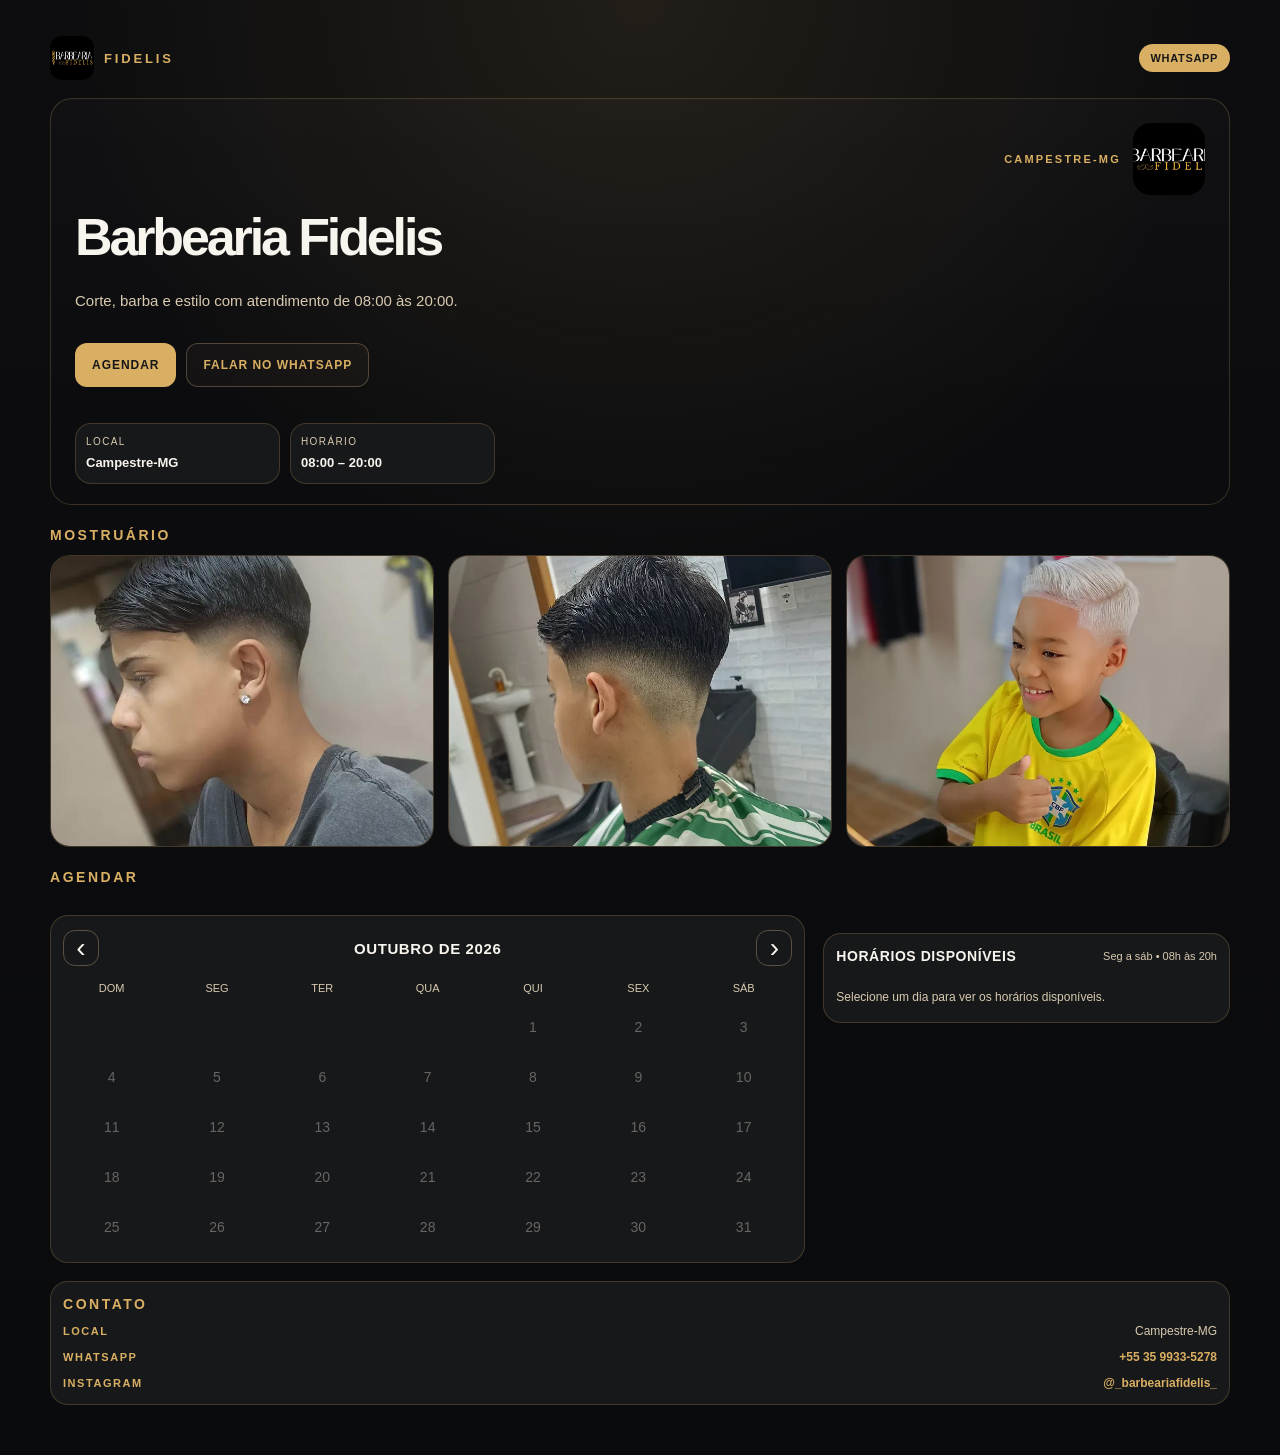
<file: index.html>
<!DOCTYPE html>
<html lang="pt-BR">
  <head>
    <meta charset="UTF-8" />
    <meta name="viewport" content="width=device-width, initial-scale=1.0" />
    <meta name="description" content="Barbearia Fidelis em Campestre-MG. Corte, barba e agendamento rápido." />
    <title>Barbearia Fidelis | Campestre-MG</title>
    <style>
      :root {
        --bg: #0d0d0f;
        --bg-soft: #151517;
        --panel: #17181a;
        --panel-strong: #1f2023;
        --line: rgba(217, 175, 99, 0.22);
        --gold: #d9af63;
        --gold-strong: #c7923a;
        --gold-soft: #f1d7a0;
        --text: #f8f4ee;
        --muted: #d8cab0;
        --invalid: #f0b6b6;
        --success: #bfe7bd;
      }

      * { box-sizing: border-box; }

      html, body {
        margin: 0;
        min-height: 100%;
        background:
          radial-gradient(circle at top, rgba(217, 175, 99, 0.10), transparent 36%),
          linear-gradient(180deg, var(--bg) 0%, #0a0b0d 100%);
        color: var(--text);
        font-family: Arial, Helvetica, sans-serif;
      }

      body {
        padding: 18px 12px 40px;
      }

      a {
        color: inherit;
        text-decoration: none;
      }

      img {
        display: block;
        max-width: 100%;
      }

      .page {
        width: min(100%, 1180px);
        margin: 0 auto;
      }

      .topbar {
        display: flex;
        align-items: center;
        justify-content: space-between;
        gap: 10px;
        padding: 8px 0 18px;
      }

      .brand {
        display: flex;
        align-items: center;
        gap: 10px;
      }

      .brand img {
        width: 44px;
        height: 44px;
        border-radius: 12px;
      }

      .brand-name {
        font-size: 13px;
        letter-spacing: 0.22em;
        font-weight: 800;
        color: var(--gold);
        text-transform: uppercase;
      }

      .wa-badge {
        display: inline-flex;
        align-items: center;
        justify-content: center;
        padding: 8px 12px;
        border-radius: 999px;
        background: var(--gold);
        color: #171717;
        font-size: 11px;
        font-weight: 800;
        letter-spacing: 0.06em;
        text-transform: uppercase;
      }

      .hero {
        background: linear-gradient(180deg, rgba(255,255,255,0.02), rgba(255,255,255,0));
        border: 1px solid var(--line);
        border-radius: 22px;
        padding: 18px 16px 14px;
        box-shadow: inset 0 1px 0 rgba(255,255,255,0.02);
      }

      .hero-top {
        display: flex;
        align-items: center;
        justify-content: space-between;
        gap: 12px;
        margin-bottom: 14px;
      }

      .hero-mark {
        font-size: 11px;
        letter-spacing: 0.2em;
        text-transform: uppercase;
        color: var(--gold);
        font-weight: 700;
      }

      .hero-logo {
        width: 72px;
        height: 72px;
        border-radius: 18px;
        object-fit: cover;
      }

      h1 {
        margin: 0;
        font-size: clamp(32px, 7vw, 52px);
        line-height: 0.95;
        letter-spacing: -0.06em;
      }

      .hero-sub {
        color: var(--muted);
        margin: 12px 0 16px;
        font-size: 15px;
      }

      .hero-actions {
        display: flex;
        flex-wrap: wrap;
        gap: 10px;
      }

      .btn {
        display: inline-flex;
        align-items: center;
        justify-content: center;
        min-height: 44px;
        padding: 0 16px;
        border-radius: 12px;
        border: 1px solid var(--line);
        font-size: 12px;
        font-weight: 800;
        letter-spacing: 0.08em;
        text-transform: uppercase;
      }

      .btn-primary {
        background: var(--gold);
        color: #171717;
      }

      .btn-secondary {
        border-color: rgba(217,184,138,0.3);
        color: var(--gold);
        background: rgba(217,184,138,0.04);
      }

      .info-strip {
        display: grid;
        grid-template-columns: 1fr 1fr;
        gap: 10px;
        margin-top: 18px;
      }

      .mini-box {
        background: var(--panel);
        border: 1px solid var(--line);
        border-radius: 16px;
        padding: 12px 10px;
      }

      .mini-label {
        display: block;
        color: var(--muted);
        font-size: 10px;
        letter-spacing: 0.14em;
        text-transform: uppercase;
        margin-bottom: 6px;
      }

      .mini-value {
        color: var(--text);
        font-size: 13px;
        font-weight: 700;
      }

      .section {
        margin-top: 22px;
      }

      .section-head {
        display: flex;
        align-items: center;
        justify-content: space-between;
        gap: 12px;
        margin-bottom: 12px;
      }

      .section-title {
        margin: 0;
        font-size: 14px;
        letter-spacing: 0.18em;
        text-transform: uppercase;
        color: var(--gold);
        font-weight: 800;
      }

      .gallery-grid {
        display: grid;
        grid-template-columns: 1fr;
        gap: 14px;
      }

      #agendar {
        display: grid;
        gap: 18px;
      }

      .gallery-card {
        display: block;
        overflow: hidden;
        background: var(--panel);
        border: 1px solid var(--line);
        border-radius: 20px;
      }

      .gallery-card img {
        width: 100%;
        height: 240px;
        object-fit: cover;
      }

      .gallery-caption {
        display: flex;
        align-items: center;
        justify-content: space-between;
        gap: 12px;
        padding: 12px 14px;
        color: var(--muted);
        font-size: 12px;
        text-transform: uppercase;
        letter-spacing: 0.12em;
      }

      .calendar-card,
      .time-card,
      .contact-box {
        background: var(--panel);
        border: 1px solid var(--line);
        border-radius: 18px;
        padding: 14px 12px;
      }

      .calendar-header {
        display: grid;
        grid-template-columns: 36px 1fr 36px;
        align-items: center;
        margin-bottom: 12px;
        gap: 8px;
      }

      .calendar-nav {
        width: 36px;
        height: 36px;
        border: 1px solid rgba(217,184,138,0.35);
        background: transparent;
        border-radius: 12px;
        color: var(--text);
        font-size: 28px;
        line-height: 1;
        cursor: pointer;
      }

      .calendar-title {
        text-align: center;
        font-weight: 700;
        font-size: 15px;
        letter-spacing: 0.04em;
        text-transform: uppercase;
      }

      .weekdays,
      .calendar-grid {
        display: grid;
        grid-template-columns: repeat(7, minmax(0, 1fr));
        gap: 8px;
      }

      .weekdays {
        margin-bottom: 8px;
      }

      .weekday {
        text-align: center;
        color: var(--muted);
        font-size: 11px;
        text-transform: uppercase;
        padding: 4px 0;
      }

      .day {
        width: 100%;
        min-height: 42px;
        border: 1px solid transparent;
        border-radius: 12px;
        background: rgba(255,255,255,0.02);
        color: var(--text);
        font-size: 14px;
        cursor: pointer;
        transition: 0.2s ease;
      }

      .day.is-muted {
        opacity: 0.35;
        cursor: not-allowed;
        background: transparent;
      }

      .day.is-selected {
        background: var(--gold);
        color: #171717;
        font-weight: 700;
        border-color: var(--gold);
      }

      .day:not(.is-muted):hover {
        border-color: rgba(217,184,138,0.45);
      }

      .time-header {
        display: flex;
        align-items: center;
        justify-content: space-between;
        gap: 8px;
        margin-bottom: 12px;
      }

      .time-header strong {
        font-size: 14px;
        letter-spacing: 0.04em;
        text-transform: uppercase;
      }

      .time-header span {
        color: var(--muted);
        font-size: 11px;
      }

      .time-grid {
        display: grid;
        grid-template-columns: repeat(2, minmax(0, 1fr));
        gap: 10px;
      }

      .slot {
        border: 1px solid rgba(217,184,138,0.35);
        background: rgba(255,255,255,0.02);
        border-radius: 12px;
        min-height: 56px;
        padding: 8px 10px;
        text-align: center;
        display: flex;
        flex-direction: column;
        align-items: center;
        justify-content: center;
        gap: 5px;
        color: var(--text);
        cursor: pointer;
      }

      .slot strong {
        font-size: 15px;
      }

      .slot small {
        font-size: 10px;
        letter-spacing: 0.08em;
        text-transform: uppercase;
        color: var(--gold);
      }

      .slot.is-occupied {
        background: rgba(255,255,255,0.02);
        border-color: rgba(255,255,255,0.06);
        color: rgba(255,255,255,0.38);
        cursor: not-allowed;
      }

      .slot.is-occupied small {
        color: var(--invalid);
      }

      .slot.is-selected {
        background: var(--gold);
        border-color: var(--gold);
        color: #171717;
      }

      .slot.is-selected small {
        color: #171717;
      }

      .slot.is-lunch {
        grid-column: 1 / -1;
        border-style: dashed;
        background: rgba(255,255,255,0.01);
        cursor: default;
      }

      .slot.is-lunch strong {
        color: var(--muted);
      }

      .slot.is-lunch small {
        color: var(--muted);
      }

      .helper {
        min-height: 18px;
        margin-top: 14px;
        font-size: 12px;
        color: var(--muted);
      }

      .helper.error {
        color: var(--invalid);
      }

      .contact-box {
        margin-top: 18px;
      }

      .contact-list {
        display: grid;
        gap: 12px;
        margin-top: 12px;
      }

      .contact-item {
        display: flex;
        align-items: center;
        justify-content: space-between;
        gap: 12px;
        flex-wrap: wrap;
        color: var(--muted);
        font-size: 12px;
      }

      .contact-item strong {
        font-size: 11px;
        letter-spacing: 0.14em;
        text-transform: uppercase;
        color: var(--gold);
      }

      .contact-link {
        color: var(--gold);
        font-weight: 700;
      }

      .modal-backdrop {
        position: fixed;
        inset: 0;
        background: rgba(0,0,0,0.72);
        display: none;
        align-items: end;
        justify-content: center;
        padding: 20px 12px 24px;
        opacity: 0;
        pointer-events: none;
        transition: opacity 0.2s ease;
      }

      .modal-backdrop.show {
        display: flex;
        opacity: 1;
        pointer-events: auto;
      }

      .modal {
        width: min(100%, 420px);
        background: #171717;
        border: 1px solid rgba(255,255,255,0.08);
        border-radius: 22px 22px 16px 16px;
        padding: 18px 16px 14px;
        transform: translateY(18px);
        transition: transform 0.2s ease;
      }

      .modal-backdrop.show .modal {
        transform: translateY(0);
      }

      .modal-head {
        display: flex;
        justify-content: space-between;
        align-items: center;
        margin-bottom: 10px;
      }

      .close-btn {
        border: 0;
        background: transparent;
        color: var(--muted);
        font-size: 26px;
        cursor: pointer;
      }

      .modal-kicker {
        letter-spacing: 0.18em;
        text-transform: uppercase;
        color: var(--gold);
        font-size: 11px;
        font-weight: 700;
      }

      .modal h2 {
        margin: 4px 0 0;
        font-size: 28px;
        letter-spacing: -0.04em;
      }

      .modal-date {
        margin: 16px 0 18px;
        color: var(--muted);
        font-size: 14px;
      }

      .field {
        display: block;
        margin-bottom: 14px;
      }

      .field label {
        display: block;
        margin-bottom: 8px;
        color: var(--muted);
        font-size: 12px;
      }

      .field input {
        width: 100%;
        border: 1px solid rgba(255,255,255,0.12);
        background: rgba(255,255,255,0.02);
        color: var(--text);
        border-radius: 12px;
        padding: 14px 12px;
        font-size: 15px;
      }

      .field input::placeholder {
        color: rgba(255,255,255,0.38);
      }

      .submit-btn {
        width: 100%;
        border: 0;
        background: var(--gold);
        color: #161616;
        border-radius: 12px;
        padding: 15px 16px;
        font-size: 15px;
        font-weight: 800;
        letter-spacing: 0.02em;
        cursor: pointer;
      }

      .form-status {
        min-height: 18px;
        margin-top: 12px;
        font-size: 12px;
      }

      .form-status.error { color: var(--invalid); }
      .form-status.success { color: var(--success); }

      @media (min-width: 768px) {
        body {
          padding: 28px 22px 50px;
        }

        .page {
          width: min(100%, 1180px);
        }

        .hero {
          display: grid;
          grid-template-columns: 1.2fr 0.8fr;
          align-items: center;
          gap: 18px;
          padding: 24px 24px 20px;
        }

        .hero-top {
          grid-column: 2;
          justify-self: end;
          margin-bottom: 0;
        }

        .hero > h1,
        .hero > .hero-sub,
        .hero > .hero-actions,
        .hero > .info-strip {
          grid-column: 1;
        }

        .info-strip {
          grid-template-columns: repeat(2, minmax(0, 1fr));
          max-width: 420px;
        }

        #agendar {
          grid-template-columns: minmax(0, 1.3fr) minmax(0, 0.7fr);
          align-items: start;
        }

        #agendar > .section-head {
          grid-column: 1 / -1;
        }

        #agendar > .calendar-card {
          grid-column: 1;
        }

        #agendar > .time-card {
          grid-column: 2;
          margin-top: 0;
        }

        .gallery-grid {
          grid-template-columns: repeat(3, minmax(0, 1fr));
        }

        .gallery-card img {
          height: 290px;
        }
      }

      @media (max-width: 360px) {
        .day { min-height: 38px; }
      }
    </style>
  </head>
  <body>
    <div class="page">
      <header class="topbar" aria-label="Cabeçalho da barbearia">
        <div class="brand">
          <img src="logo.png" alt="Logo Barbearia Fidelis" />
          <span class="brand-name">Fidelis</span>
        </div>
        <a class="wa-badge" href="https://wa.me/553599335278" target="_blank" rel="noreferrer">WhatsApp</a>
      </header>

      <section class="hero" aria-label="Introdução da barbearia">
        <div class="hero-top">
          <span class="hero-mark">Campestre-MG</span>
          <img class="hero-logo" src="logo.png" alt="Barbearia Fidelis logo" />
        </div>

        <h1>Barbearia Fidelis</h1>
        <p class="hero-sub">Corte, barba e estilo com atendimento de 08:00 às 20:00.</p>

        <div class="hero-actions">
          <a class="btn btn-primary" href="#agendar">Agendar</a>
          <a class="btn btn-secondary" href="https://wa.me/553599335278" target="_blank" rel="noreferrer">Falar no WhatsApp</a>
        </div>

        <div class="info-strip">
          <div class="mini-box">
            <span class="mini-label">Local</span>
            <span class="mini-value">Campestre-MG</span>
          </div>
          <div class="mini-box">
            <span class="mini-label">Horário</span>
            <span class="mini-value">08:00 – 20:00</span>
          </div>
        </div>
      </section>

      <section class="section" aria-label="Mostruário de cortes">
        <div class="section-head">
          <h2 class="section-title">Mostruário</h2>
        </div>

        <div class="gallery-grid">
          <a class="gallery-card" href="corte1.png" target="_blank" rel="noreferrer" aria-label="Ver corte 1">
            <img src="corte1.png" alt="Corte clássico 1" />
          </a>

          <a class="gallery-card" href="corte2.png" target="_blank" rel="noreferrer" aria-label="Ver corte 2">
            <img src="corte2.png" alt="Corte clássico 2" />
          </a>

          <a class="gallery-card" href="corte3.png" target="_blank" rel="noreferrer" aria-label="Ver corte 3">
            <img src="corte3.png" alt="Corte clássico 3" />
          </a>
        </div>
      </section>

      <section id="agendar" class="section" aria-label="Agendamento">
        <div class="section-head">
          <h2 class="section-title">Agendar</h2>
        </div>

        <section class="calendar-card" aria-label="Calendário de agendamentos">
          <div class="calendar-header">
            <button id="prevMonth" class="calendar-nav" type="button" aria-label="Mês anterior">&#8249;</button>
            <div id="calendarTitle" class="calendar-title">Outubro de 2026</div>
            <button id="nextMonth" class="calendar-nav" type="button" aria-label="Próximo mês">&#8250;</button>
          </div>

          <div class="weekdays" aria-hidden="true">
            <span class="weekday">Dom</span>
            <span class="weekday">Seg</span>
            <span class="weekday">Ter</span>
            <span class="weekday">Qua</span>
            <span class="weekday">Qui</span>
            <span class="weekday">Sex</span>
            <span class="weekday">Sáb</span>
          </div>

          <div id="calendarGrid" class="calendar-grid" aria-live="polite"></div>
        </section>

        <section class="time-card" aria-label="Horários disponíveis" style="margin-top: 18px;">
          <div class="time-header">
            <strong>Horários disponíveis</strong>
            <span>Seg a sáb • 08h às 20h</span>
          </div>

          <div id="timeGrid" class="time-grid"></div>
          <div id="timeStatus" class="helper" aria-live="polite"></div>
        </section>
      </section>

      <section class="contact-box" aria-label="Contato e localização">
        <div class="section-head">
          <h2 class="section-title">Contato</h2>
        </div>

        <div class="contact-list">
          <div class="contact-item">
            <strong>Local</strong>
            <span>Campestre-MG</span>
          </div>

          <div class="contact-item">
            <strong>WhatsApp</strong>
            <a class="contact-link" href="https://wa.me/553599335278" target="_blank" rel="noreferrer">+55 35 9933-5278</a>
          </div>

          <div class="contact-item">
            <strong>Instagram</strong>
            <a class="contact-link" href="https://www.instagram.com/_barbeariafidelis_" target="_blank" rel="noreferrer">@_barbeariafidelis_</a>
          </div>
        </div>
      </section>
    </div>

    <div id="modalBackdrop" class="modal-backdrop" aria-hidden="true">
      <div class="modal" role="dialog" aria-modal="true" aria-labelledby="modalTitle">
        <div class="modal-head">
          <span class="modal-kicker">SÓ MAIS UM PASSO</span>
          <button id="closeModal" class="close-btn" type="button" aria-label="Fechar">×</button>
        </div>

        <h2 id="modalTitle">Seus dados</h2>
        <p id="modalDate" class="modal-date"></p>

        <form id="bookingForm">
          <div class="field">
            <label for="nome">Seu nome</label>
            <input id="nome" type="text" placeholder="Rafael Martins" maxlength="80" required />
          </div>

          <div class="field">
            <label for="whatsapp">Celular / WhatsApp</label>
            <input id="whatsapp" type="tel" placeholder="(11) 99999-9999" maxlength="20" required />
          </div>

          <button class="submit-btn" type="submit">Confirmar agendamento →</button>
          <div id="formStatus" class="form-status" aria-live="polite"></div>
        </form>
      </div>
    </div>

    <script>
      const monthNames = ['Janeiro','Fevereiro','Março','Abril','Maio','Junho','Julho','Agosto','Setembro','Outubro','Novembro','Dezembro'];
      const timeSlots = ['08:00','08:30','09:00','09:30','10:00','10:30','11:00','11:30','13:00','13:30','14:00','14:30','15:00','15:30','16:00','16:30','17:00','17:30','18:00','18:30','19:00','19:30'];

      const state = {
        currentMonth: 9,
        currentYear: 2026,
        selectedDate: '',
        selectedTime: '',
        occupied: new Set(),
      };

      const calendarTitle = document.getElementById('calendarTitle');
      const calendarGrid = document.getElementById('calendarGrid');
      const prevMonthBtn = document.getElementById('prevMonth');
      const nextMonthBtn = document.getElementById('nextMonth');
      const timeGrid = document.getElementById('timeGrid');
      const timeStatus = document.getElementById('timeStatus');
      const modalBackdrop = document.getElementById('modalBackdrop');
      const closeModalBtn = document.getElementById('closeModal');
      const modalDate = document.getElementById('modalDate');
      const bookingForm = document.getElementById('bookingForm');
      const formStatus = document.getElementById('formStatus');
      const nomeInput = document.getElementById('nome');
      const whatsappInput = document.getElementById('whatsapp');

      function toDateString(date) {
        const year = date.getFullYear();
        const month = String(date.getMonth() + 1).padStart(2, '0');
        const day = String(date.getDate()).padStart(2, '0');
        return `${year}-${month}-${day}`;
      }

      function formatLongDate(dateString) {
        const date = new Date(`${dateString}T12:00:00`);
        const weekdays = ['Domingo','Segunda','Terça','Quarta','Quinta','Sexta','Sábado'];
        const months = ['Janeiro','Fevereiro','Março','Abril','Maio','Junho','Julho','Agosto','Setembro','Outubro','Novembro','Dezembro'];
        return `${weekdays[date.getDay()]}, ${date.getDate()} de ${months[date.getMonth()]}`;
      }

      function setModalVisible(visible) {
        modalBackdrop.classList.toggle('show', visible);
        modalBackdrop.setAttribute('aria-hidden', String(!visible));
      }

      function renderCalendar() {
        const { currentMonth, currentYear } = state;
        calendarTitle.textContent = `${monthNames[currentMonth]} de ${currentYear}`;
        calendarGrid.innerHTML = '';

        const firstDay = new Date(currentYear, currentMonth, 1);
        const totalDays = new Date(currentYear, currentMonth + 1, 0).getDate();
        const leading = firstDay.getDay();
        const today = new Date();
        today.setHours(0, 0, 0, 0);

        for (let i = 0; i < leading; i += 1) {
          const filler = document.createElement('div');
          filler.className = 'day is-muted';
          filler.setAttribute('aria-hidden', 'true');
          calendarGrid.appendChild(filler);
        }

        for (let day = 1; day <= totalDays; day += 1) {
          const date = new Date(currentYear, currentMonth, day);
          const dateString = toDateString(date);
          const button = document.createElement('button');
          const isSunday = date.getDay() === 0;
          const isPast = date < today;

          button.type = 'button';
          button.className = 'day';
          button.textContent = String(day);
          button.disabled = isSunday || isPast;

          if (isSunday || isPast) {
            button.classList.add('is-muted');
          }

          if (state.selectedDate === dateString) {
            button.classList.add('is-selected');
          }

          if (!button.disabled) {
            button.addEventListener('click', () => {
              state.selectedDate = dateString;
              state.selectedTime = '';
              renderCalendar();
              loadBookedTimes(dateString);
            });
          }

          calendarGrid.appendChild(button);
        }
      }

      function renderTimeGrid() {
        timeGrid.innerHTML = '';

        if (!state.selectedDate) {
          timeStatus.textContent = 'Selecione um dia para ver os horários disponíveis.';
          timeStatus.className = 'helper';
          return;
        }

        const lunch = document.createElement('div');
        lunch.className = 'slot is-lunch';
        lunch.innerHTML = '<strong>12:00</strong><small>Almoço</small>';
        timeGrid.appendChild(lunch);

        timeSlots.forEach((slot) => {
          const button = document.createElement('button');
          const occupied = state.occupied.has(slot);
          button.type = 'button';
          button.className = 'slot';

          if (occupied) {
            button.classList.add('is-occupied');
            button.disabled = true;
            button.innerHTML = `<strong>${slot}</strong><small>Ocupado</small>`;
          } else {
            button.innerHTML = `<strong>${slot}</strong><small>Disponível</small>`;
            if (state.selectedTime === slot) {
              button.classList.add('is-selected');
            }
            button.addEventListener('click', () => {
              state.selectedTime = slot;
              renderTimeGrid();
              openModal();
            });
          }

          timeGrid.appendChild(button);
        });

        timeStatus.textContent = formatLongDate(state.selectedDate);
        timeStatus.className = 'helper';
      }

      function isLocalFileEnvironment() {
        return window.location.protocol === 'file:';
      }

      async function loadBookedTimes(dateString) {
        timeStatus.textContent = 'Carregando horários...';
        timeStatus.className = 'helper';

        if (isLocalFileEnvironment()) {
          state.occupied = new Set();
          timeStatus.textContent = 'Este site precisa ser aberto via Cloudflare Pages ou outro servidor com Functions. O arquivo local não tem a rota /api/horarios.';
          timeStatus.className = 'helper error';
          return;
        }

        try {
          const response = await fetch(`/api/horarios?data=${encodeURIComponent(dateString)}`);
          const payload = await response.json().catch(() => ({}));

          if (!response.ok) {
            throw new Error(payload.error || 'Não foi possível carregar os horários.');
          }

          state.occupied = new Set(payload.ocupados || []);
          renderTimeGrid();
        } catch (error) {
          state.occupied = new Set();
          timeStatus.textContent = 'Não foi possível carregar os horários agora. Tente novamente.';
          timeStatus.className = 'helper error';
        }
      }

      function openModal() {
        if (!state.selectedDate || !state.selectedTime) return;
        modalDate.textContent = `${formatLongDate(state.selectedDate)} às ${state.selectedTime}`;
        setModalVisible(true);
        nomeInput.focus();
      }

      function closeModal() {
        setModalVisible(false);
        formStatus.textContent = '';
        formStatus.className = 'form-status';
        bookingForm.reset();
      }

      async function submitBooking(event) {
        event.preventDefault();

        if (isLocalFileEnvironment()) {
          formStatus.textContent = 'O agendamento só funciona em um ambiente com Cloudflare Pages/Functions. Abra a URL publicada do site.';
          formStatus.className = 'form-status error';
          return;
        }

        if (!state.selectedDate || !state.selectedTime) {
          formStatus.textContent = 'Selecione uma data e um horário.';
          formStatus.className = 'form-status error';
          return;
        }

        const nome = nomeInput.value.trim();
        const whatsapp = whatsappInput.value.trim();

        if (!nome || !whatsapp) {
          formStatus.textContent = 'Preencha seu nome e WhatsApp.';
          formStatus.className = 'form-status error';
          return;
        }

        formStatus.textContent = 'Confirmando agendamento...';
        formStatus.className = 'form-status';

        try {
          const response = await fetch('/api/agendar', {
            method: 'POST',
            headers: { 'Content-Type': 'application/json' },
            body: JSON.stringify({
              data: state.selectedDate,
              horario: state.selectedTime,
              nome,
              whatsapp,
            }),
          });

          const payload = await response.json().catch(() => ({}));

          if (!response.ok) {
            throw new Error(payload.error || 'Não foi possível confirmar o agendamento.');
          }

          formStatus.textContent = 'Agendamento confirmado!';
          formStatus.className = 'form-status success';
          state.occupied.add(state.selectedTime);
          renderTimeGrid();

          setTimeout(() => {
            closeModal();
          }, 1200);
        } catch (error) {
          formStatus.textContent = error.message;
          formStatus.className = 'form-status error';
        }
      }

      prevMonthBtn.addEventListener('click', () => {
        state.currentMonth -= 1;
        if (state.currentMonth < 0) {
          state.currentMonth = 11;
          state.currentYear -= 1;
        }
        renderCalendar();
      });

      nextMonthBtn.addEventListener('click', () => {
        state.currentMonth += 1;
        if (state.currentMonth > 11) {
          state.currentMonth = 0;
          state.currentYear += 1;
        }
        renderCalendar();
      });

      closeModalBtn.addEventListener('click', closeModal);
      modalBackdrop.addEventListener('click', (event) => {
        if (event.target === modalBackdrop) {
          closeModal();
        }
      });
      bookingForm.addEventListener('submit', submitBooking);

      setModalVisible(false);
      renderCalendar();
      timeStatus.textContent = 'Selecione um dia para ver os horários disponíveis.';
      timeStatus.className = 'helper';
    </script>
  </body>
</html>
</file>
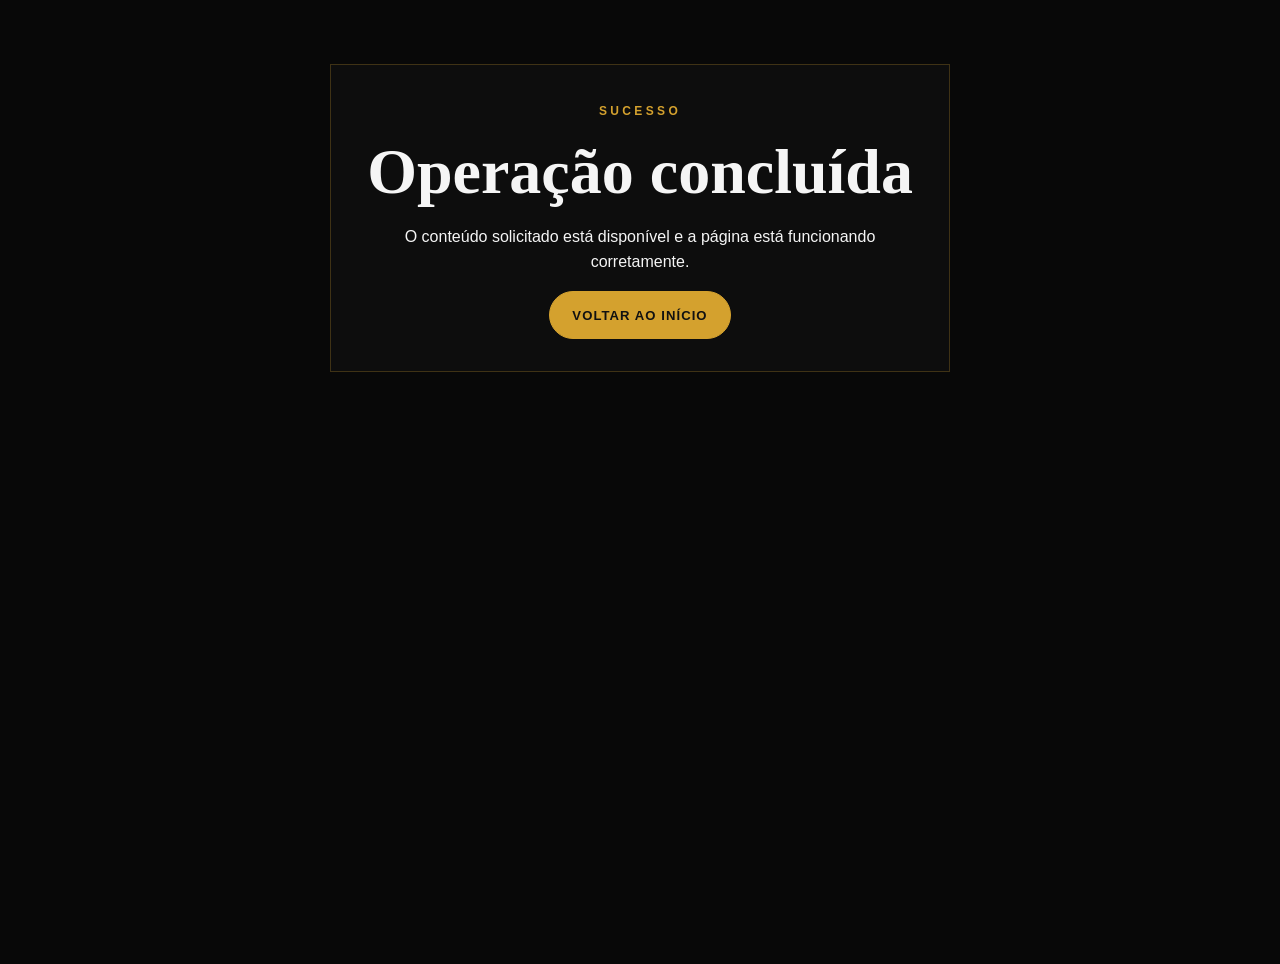
<file: 200.html>
<!DOCTYPE html>
<html lang="pt-BR">
  <head>
    <meta charset="UTF-8" />
    <meta name="viewport" content="width=device-width, initial-scale=1.0" />
    <title>200 - Sucesso | Barbearia Fidelis</title>
    <link rel="preconnect" href="https://fonts.googleapis.com" />
    <link rel="preconnect" href="https://fonts.gstatic.com" crossorigin />
    <link href="https://fonts.googleapis.com/css2?family=Inter:wght@400;500;600;700;800&family=Playfair+Display:wght@600;700;800&display=swap" rel="stylesheet" />
    <link rel="stylesheet" href="style.css" />
  </head>
  <body>
    <main class="container">
      <div class="status-box">
        <span class="eyebrow">Sucesso</span>
        <h1>Operação concluída</h1>
        <p>O conteúdo solicitado está disponível e a página está funcionando corretamente.</p>
        <a class="btn-primary" href="index.html">Voltar ao início</a>
      </div>
    </main>
  </body>
</html>
</file>
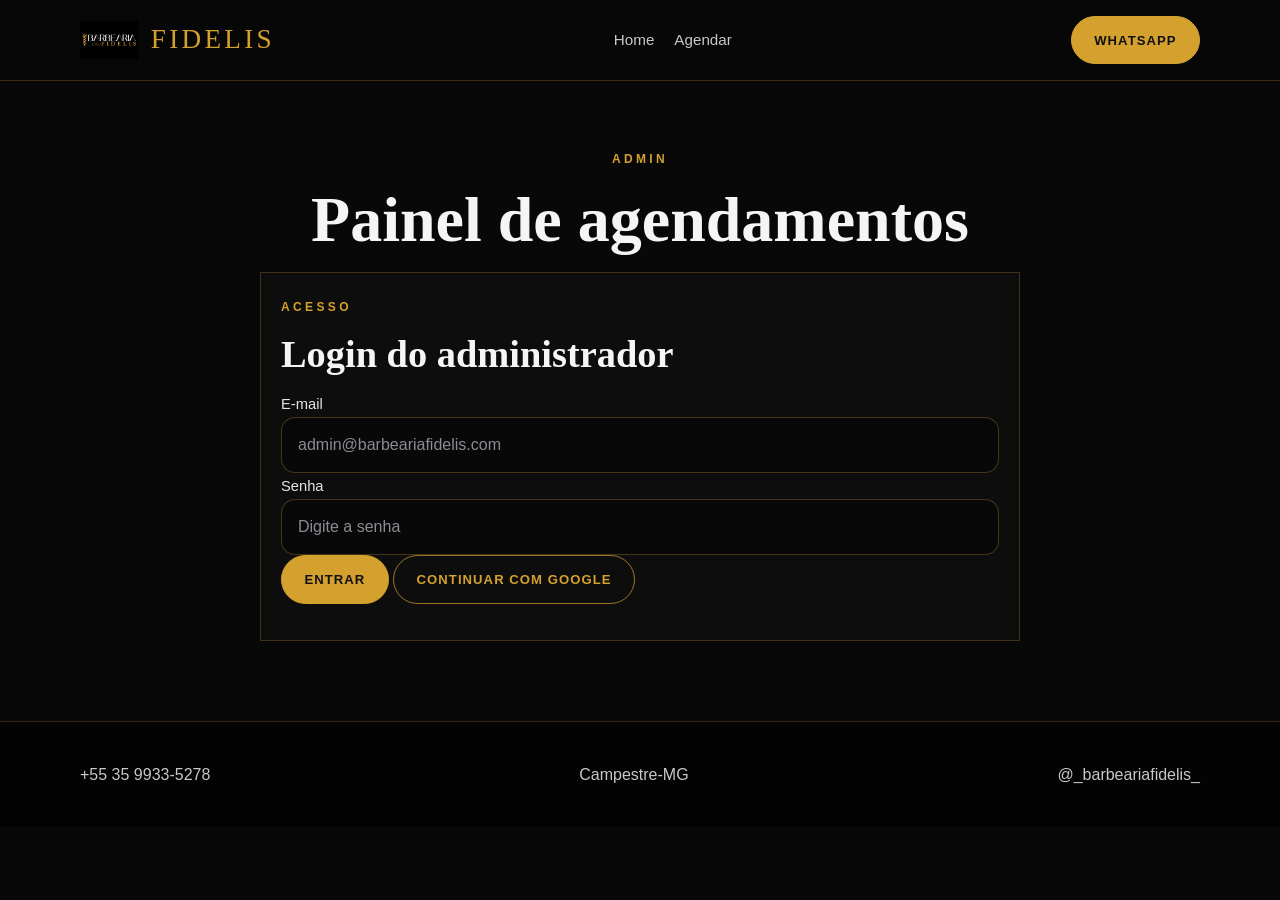
<file: admin.html>
<!DOCTYPE html>
<html lang="pt-BR">
  <head>
    <meta charset="UTF-8" />
    <meta name="viewport" content="width=device-width, initial-scale=1.0" />
    <title>Painel Admin | Barbearia Fidelis</title>
    <meta name="description" content="Painel administrativo da Barbearia Fidelis para visualizar agendamentos." />
    <link rel="stylesheet" href="style.css" />
  </head>
  <body>
    <header class="site-header">
      <div class="container nav">
        <a class="brand" href="index.html" aria-label="Barbearia Fidelis início">
          <img src="logo.png" alt="Logo Barbearia Fidelis" />
          <span class="brand-name">FIDELIS</span>
        </a>
        <nav class="nav-links" aria-label="Menu principal">
          <a href="index.html">Home</a>
          <a href="agendar.html">Agendar</a>
        </nav>
        <a class="btn-primary" href="https://wa.me/553599335278" target="_blank" rel="noreferrer">WhatsApp</a>
      </div>
    </header>

    <main class="container content-page">
      <div class="centered">
        <span class="eyebrow">Admin</span>
        <h1>Painel de agendamentos</h1>
      </div>

      <div class="panel form-panel admin-panel">
        <div id="login-box" class="auth-box">
          <div class="login-header">
            <span class="eyebrow">Acesso</span>
            <h2>Login do administrador</h2>
          </div>

          <label for="admin-email">E-mail</label>
          <input id="admin-email" type="email" placeholder="admin@barbeariafidelis.com" />

          <label for="admin-password">Senha</label>
          <input id="admin-password" type="password" placeholder="Digite a senha" />

          <button id="login-btn" class="btn-primary" type="button">Entrar</button>
          <button id="google-login-btn" class="btn-secondary" type="button">Continuar com Google</button>
          <p id="login-status" class="helper-text" aria-live="polite"></p>
        </div>

        <div id="admin-box" hidden>
          <div class="admin-toolbar">
            <button id="logout-btn" class="btn-secondary" type="button">Sair</button>
          </div>

          <div class="table-wrap">
            <table class="admin-table">
              <thead>
                <tr>
                  <th>Nome</th>
                  <th>WhatsApp</th>
                  <th>Data</th>
                  <th>Horário</th>
                </tr>
              </thead>
              <tbody id="agendamentos-body"></tbody>
            </table>
          </div>
        </div>
      </div>
    </main>

    <footer class="footer">
      <div class="container footer-row">
        <p>+55 35 9933-5278</p>
        <p>Campestre-MG</p>
        <a href="https://www.instagram.com/_barbeariafidelis_" target="_blank" rel="noreferrer">@_barbeariafidelis_</a>
      </div>
    </footer>

    <script>
      const STORAGE_KEY = 'fidelis-admin-session';
      const ADMIN_EMAIL = 'admin@barbeariafidelis.com';
      const ADMIN_PASSWORD = 'fidelis-admin';

      const loginBox = document.getElementById('login-box');
      const adminBox = document.getElementById('admin-box');
      const loginStatus = document.getElementById('login-status');
      const adminEmailInput = document.getElementById('admin-email');
      const adminPasswordInput = document.getElementById('admin-password');
      const agendamentosBody = document.getElementById('agendamentos-body');

      function isLocalFileEnvironment() {
        return window.location.protocol === 'file:';
      }

      function setStatus(message, isError = false) {
        loginStatus.textContent = message;
        loginStatus.classList.toggle('error', isError);
      }

      function renderRows(rows) {
        agendamentosBody.innerHTML = '';

        if (!rows.length) {
          agendamentosBody.innerHTML = '<tr><td colspan="4">Nenhum agendamento encontrado.</td></tr>';
          return;
        }

        rows.forEach((item) => {
          const row = document.createElement('tr');
          row.innerHTML = `
            <td>${item.nome || '-'}</td>
            <td><a href="https://wa.me/${String(item.whatsapp || '').replace(/\D/g, '')}" target="_blank" rel="noreferrer">${item.whatsapp || '-'}</a></td>
            <td>${item.data || '-'}</td>
            <td>${item.horario || '-'}</td>
          `;
          agendamentosBody.appendChild(row);
        });
      }

      async function loadAgendamentos(password) {
        if (isLocalFileEnvironment()) {
          throw new Error('O painel admin só funciona ao abrir a URL publicada no Cloudflare Pages. O arquivo local não acessa /api/agendamentos.');
        }

        const response = await fetch('/api/agendamentos', {
          headers: {
            'x-admin-key': password,
          },
        });

        const payload = await response.json().catch(() => ({}));

        if (!response.ok) {
          throw new Error(payload.error || 'Credenciais inválidas');
        }

        return payload.agendamentos || [];
      }

      async function loginWithPassword() {
        const email = adminEmailInput.value.trim().toLowerCase();
        const password = adminPasswordInput.value.trim();

        if (isLocalFileEnvironment()) {
          setStatus('Abra o painel pelo Cloudflare Pages para usar o login administrativo.', true);
          return;
        }

        if (!email || !password) {
          setStatus('Digite o e-mail e a senha do painel.', true);
          return;
        }

        if (email !== ADMIN_EMAIL) {
          setStatus('E-mail do administrador inválido.', true);
          return;
        }

        if (password !== ADMIN_PASSWORD) {
          setStatus('Senha incorreta.', true);
          return;
        }

        try {
          const rows = await loadAgendamentos(password);
          sessionStorage.setItem(STORAGE_KEY, JSON.stringify({ email, provider: 'email' }));
          setStatus('');
          loginBox.hidden = true;
          adminBox.hidden = false;
          renderRows(rows);
        } catch (error) {
          setStatus(error.message, true);
        }
      }

      async function loginWithGoogle() {
        const email = adminEmailInput.value.trim().toLowerCase();

        if (!email) {
          setStatus('Digite o e-mail do Google para continuar.', true);
          return;
        }

        const validGoogleEmail = email === ADMIN_EMAIL || email.endsWith('@gmail.com');
        if (!validGoogleEmail) {
          setStatus('Use um e-mail autorizado do administrador.', true);
          return;
        }

        try {
          const rows = await loadAgendamentos(ADMIN_PASSWORD);
          sessionStorage.setItem(STORAGE_KEY, JSON.stringify({ email, provider: 'google' }));
          setStatus('Login com Google ativado. Configure o OAuth do Google no Cloudflare para produção.', false);
          loginBox.hidden = true;
          adminBox.hidden = false;
          renderRows(rows);
        } catch (error) {
          setStatus(error.message, true);
        }
      }

      async function login() {
        loginWithPassword();
      }

      document.getElementById('login-btn').addEventListener('click', login);
      document.getElementById('google-login-btn').addEventListener('click', loginWithGoogle);

      adminPasswordInput.addEventListener('keydown', (event) => {
        if (event.key === 'Enter') login();
      });

      document.getElementById('logout-btn').addEventListener('click', () => {
        sessionStorage.removeItem(STORAGE_KEY);
        adminEmailInput.value = '';
        adminPasswordInput.value = '';
        agendamentosBody.innerHTML = '';
        adminBox.hidden = true;
        loginBox.hidden = false;
        setStatus('');
      });

      const savedSession = sessionStorage.getItem(STORAGE_KEY);
      if (savedSession) {
        try {
          const parsed = JSON.parse(savedSession);
          if (parsed && parsed.email) {
            adminEmailInput.value = parsed.email || '';
            loadAgendamentos(ADMIN_PASSWORD)
              .then((rows) => {
                loginBox.hidden = true;
                adminBox.hidden = false;
                renderRows(rows);
              })
              .catch(() => {
                sessionStorage.removeItem(STORAGE_KEY);
                setStatus('Sua sessão expirou. Faça login novamente.', true);
              });
          }
        } catch (error) {
          sessionStorage.removeItem(STORAGE_KEY);
        }
      }
    </script>
  </body>
</html>
</file>
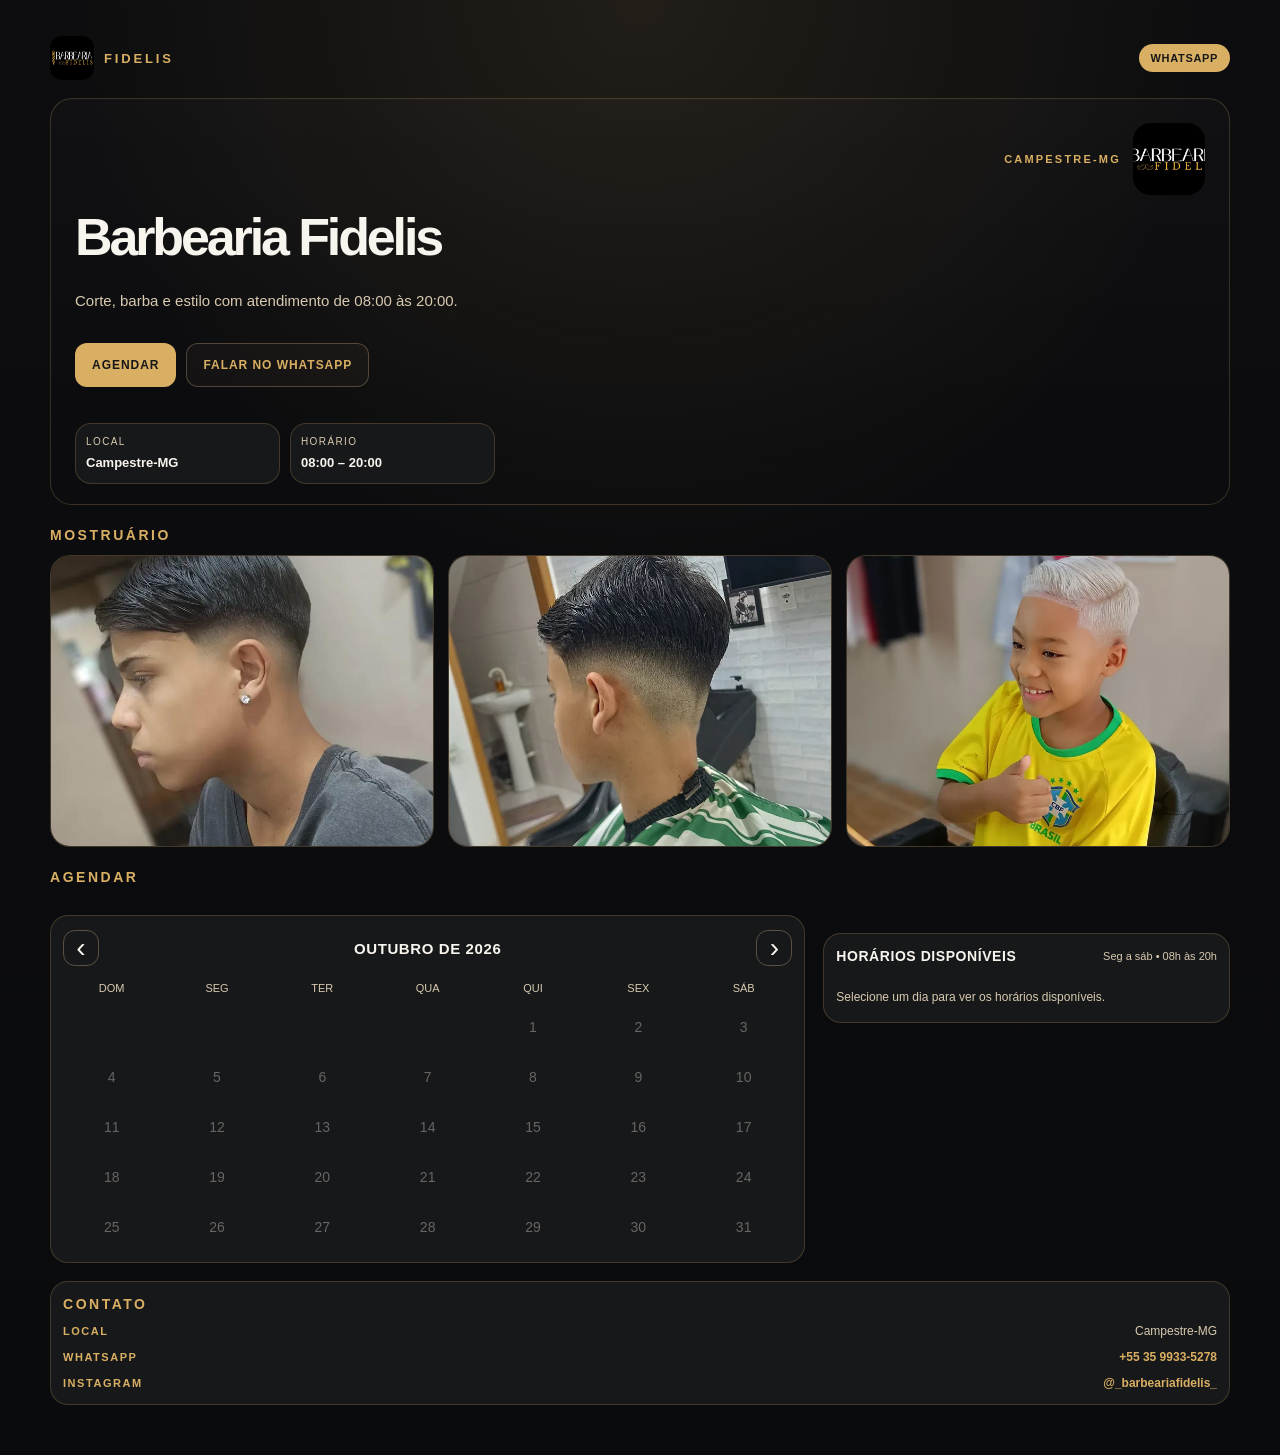
<file: agendar.html>
<!DOCTYPE html>
<html lang="pt-BR">
  <head>
    <meta charset="UTF-8" />
    <meta http-equiv="refresh" content="0; url=index.html" />
    <meta name="viewport" content="width=device-width, initial-scale=1.0" />
    <title>Redirecionando...</title>
    <style>
      body {
        margin: 0;
        min-height: 100vh;
        display: grid;
        place-items: center;
        background: #121212;
        color: #f5f5f5;
        font-family: Arial, sans-serif;
      }
      a {
        color: #d9b88a;
      }
    </style>
  </head>
  <body>
    <p>Redirecionando para <a href="index.html">Barbearia Fidelis</a>...</p>
  </body>
</html>
</file>
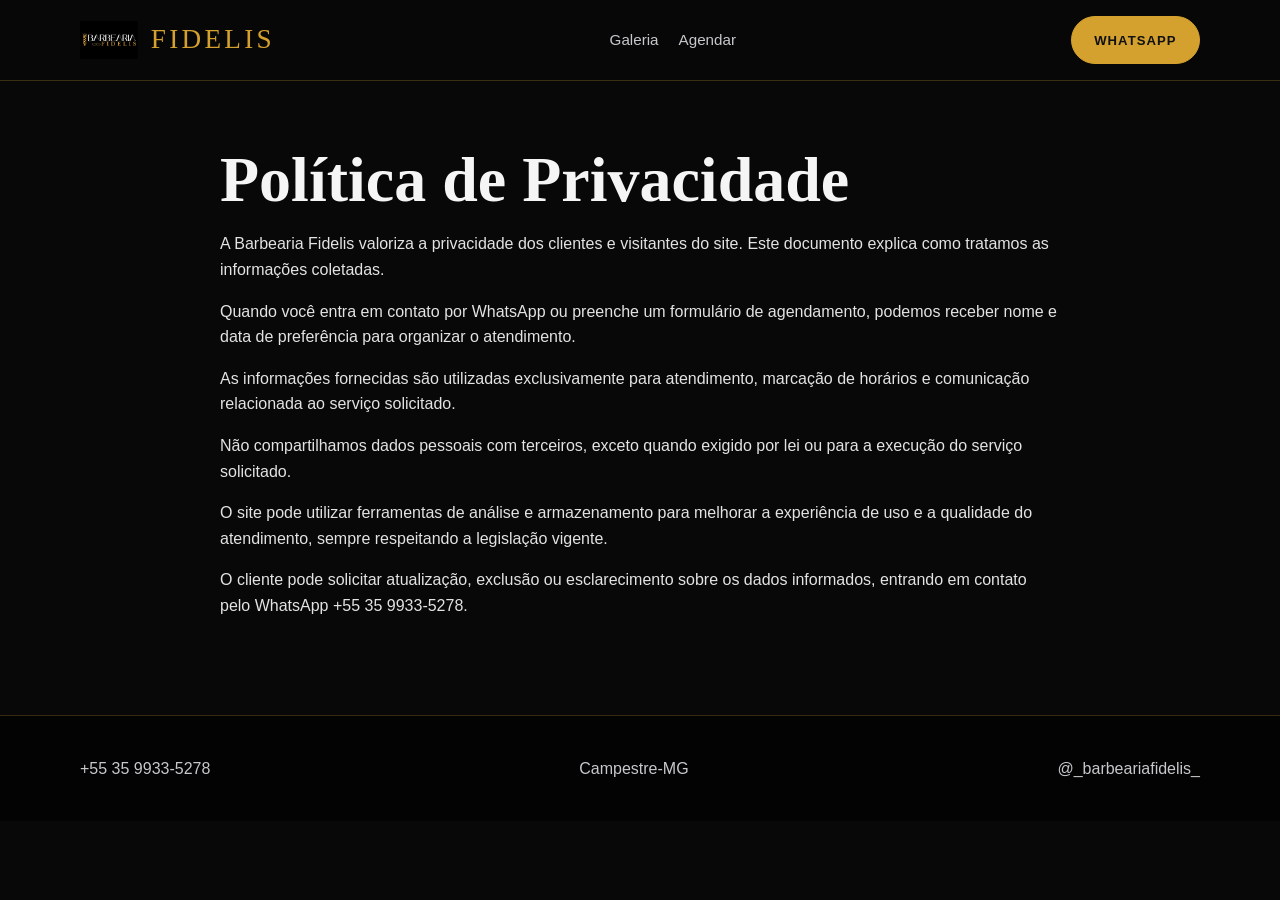
<file: privacidade.html>
<!DOCTYPE html>
<html lang="pt-BR">
  <head>
    <meta charset="UTF-8" />
    <meta name="viewport" content="width=device-width, initial-scale=1.0" />
    <title>Privacidade | Barbearia Fidelis</title>
    <meta name="description" content="Política de privacidade da Barbearia Fidelis." />
    <link rel="stylesheet" href="style.css" />
    <script src="main.js" defer></script>
  </head>
  <body>
    <header class="site-header">
      <div class="container nav">
        <a class="brand" href="index.html" aria-label="Barbearia Fidelis início">
          <img src="logo.png" alt="Logo Barbearia Fidelis" />
          <span class="brand-name">FIDELIS</span>
        </a>
        <nav class="nav-links" aria-label="Menu principal">
          <a href="index.html#galeria">Galeria</a>
          <a href="agendar.html">Agendar</a>
        </nav>
        <a class="btn-primary" href="https://wa.me/553599335278" target="_blank" rel="noreferrer">WhatsApp</a>
      </div>
    </header>

    <main class="container content-page">
      <h1>Política de Privacidade</h1>
      <p>A Barbearia Fidelis valoriza a privacidade dos clientes e visitantes do site. Este documento explica como tratamos as informações coletadas.</p>

      <p>Quando você entra em contato por WhatsApp ou preenche um formulário de agendamento, podemos receber nome e data de preferência para organizar o atendimento.</p>

      <p>As informações fornecidas são utilizadas exclusivamente para atendimento, marcação de horários e comunicação relacionada ao serviço solicitado.</p>

      <p>Não compartilhamos dados pessoais com terceiros, exceto quando exigido por lei ou para a execução do serviço solicitado.</p>

      <p>O site pode utilizar ferramentas de análise e armazenamento para melhorar a experiência de uso e a qualidade do atendimento, sempre respeitando a legislação vigente.</p>

      <p>O cliente pode solicitar atualização, exclusão ou esclarecimento sobre os dados informados, entrando em contato pelo WhatsApp +55 35 9933-5278.</p>
    </main>

    <footer class="footer">
      <div class="container footer-row">
        <p>+55 35 9933-5278</p>
        <p>Campestre-MG</p>
        <a href="https://www.instagram.com/_barbeariafidelis_" target="_blank" rel="noreferrer">@_barbeariafidelis_</a>
      </div>
    </footer>
  </body>
</html>
</file>
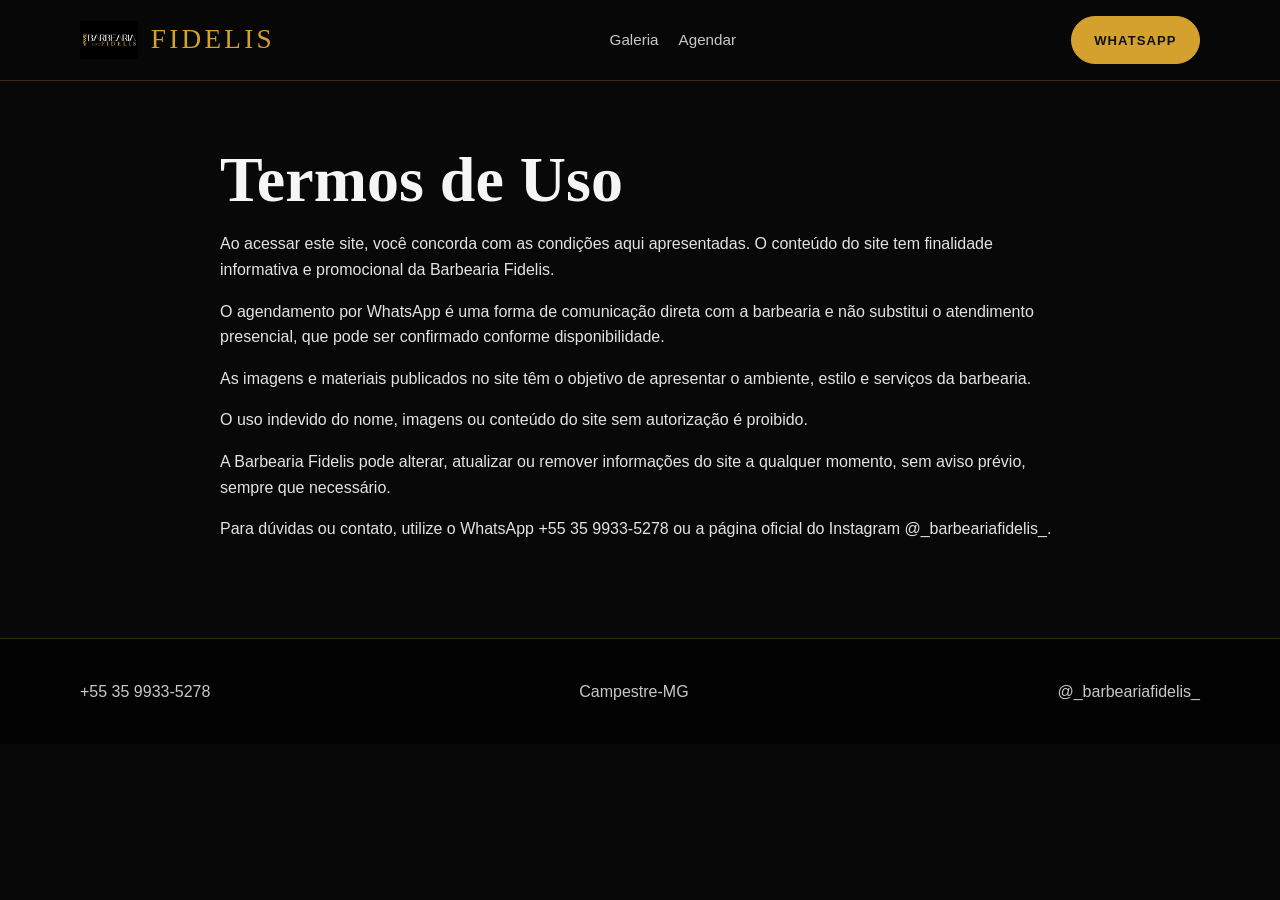
<file: termos.html>
<!DOCTYPE html>
<html lang="pt-BR">
  <head>
    <meta charset="UTF-8" />
    <meta name="viewport" content="width=device-width, initial-scale=1.0" />
    <title>Termos | Barbearia Fidelis</title>
    <meta name="description" content="Termos de uso da Barbearia Fidelis." />
    <link rel="stylesheet" href="style.css" />
    <script src="main.js" defer></script>
  </head>
  <body>
    <header class="site-header">
      <div class="container nav">
        <a class="brand" href="index.html" aria-label="Barbearia Fidelis início">
          <img src="logo.png" alt="Logo Barbearia Fidelis" />
          <span class="brand-name">FIDELIS</span>
        </a>
        <nav class="nav-links" aria-label="Menu principal">
          <a href="index.html#galeria">Galeria</a>
          <a href="agendar.html">Agendar</a>
        </nav>
        <a class="btn-primary" href="https://wa.me/553599335278" target="_blank" rel="noreferrer">WhatsApp</a>
      </div>
    </header>

    <main class="container content-page">
      <h1>Termos de Uso</h1>
      <p>Ao acessar este site, você concorda com as condições aqui apresentadas. O conteúdo do site tem finalidade informativa e promocional da Barbearia Fidelis.</p>

      <p>O agendamento por WhatsApp é uma forma de comunicação direta com a barbearia e não substitui o atendimento presencial, que pode ser confirmado conforme disponibilidade.</p>

      <p>As imagens e materiais publicados no site têm o objetivo de apresentar o ambiente, estilo e serviços da barbearia.</p>

      <p>O uso indevido do nome, imagens ou conteúdo do site sem autorização é proibido.</p>

      <p>A Barbearia Fidelis pode alterar, atualizar ou remover informações do site a qualquer momento, sem aviso prévio, sempre que necessário.</p>

      <p>Para dúvidas ou contato, utilize o WhatsApp +55 35 9933-5278 ou a página oficial do Instagram @_barbeariafidelis_.</p>
    </main>

    <footer class="footer">
      <div class="container footer-row">
        <p>+55 35 9933-5278</p>
        <p>Campestre-MG</p>
        <a href="https://www.instagram.com/_barbeariafidelis_" target="_blank" rel="noreferrer">@_barbeariafidelis_</a>
      </div>
    </footer>
  </body>
</html>
</file>
<file: style.css>
:root {
  --bg: #080808;
  --bg-soft: #101010;
  --panel: #121212;
  --panel-strong: #171717;
  --gold: #d4a12e;
  --gold-soft: rgba(212, 161, 46, 0.2);
  --text: #f5f5f5;
  --muted: #c7c7cc;
  --line: rgba(212, 161, 46, 0.25);
  --header-bg: rgba(8, 8, 8, 0.92);
  --card-bg: rgba(255, 255, 255, 0.02);
  --button-text: #111111;
  --font-sans: 'Segoe UI', Tahoma, Geneva, Verdana, sans-serif;
  --font-display: Georgia, 'Times New Roman', serif;
}

html[data-theme='light'] {
  --bg: #f4f1ea;
  --bg-soft: #f9f7f3;
  --panel: #ffffff;
  --panel-strong: #f1ece3;
  --gold: #b8841d;
  --gold-soft: rgba(184, 132, 29, 0.12);
  --text: #171717;
  --muted: #444444;
  --line: rgba(184, 132, 29, 0.3);
  --header-bg: rgba(244, 241, 234, 0.92);
  --card-bg: rgba(255, 255, 255, 0.7);
  --button-text: #171717;
}

* { box-sizing: border-box; }

html { scroll-behavior: smooth; }

body {
  margin: 0;
  min-height: 100vh;
  background: var(--bg);
  color: var(--text);
  font-family: var(--font-sans);
  line-height: 1.6;
}

a {
  color: inherit;
  text-decoration: none;
}

img {
  display: block;
  max-width: 100%;
}

button, input, select {
  font: inherit;
}

.container {
  width: min(1120px, calc(100% - 2rem));
  margin: 0 auto;
}

.site-header {
  position: sticky;
  top: 0;
  z-index: 50;
  border-bottom: 1px solid var(--line);
  background: var(--header-bg);
  backdrop-filter: blur(10px);
}

.nav {
  display: flex;
  align-items: center;
  justify-content: space-between;
  min-height: 80px;
}

.brand {
  display: inline-flex;
  align-items: center;
  gap: 0.8rem;
}

.brand img {
  width: 58px;
  height: auto;
}

.brand-name {
  font-family: 'Playfair Display', serif;
  font-size: clamp(1.2rem, 1vw + 0.9rem, 2rem);
  letter-spacing: 0.12em;
  color: var(--gold);
}

.nav-links {
  display: flex;
  align-items: center;
  gap: 1.25rem;
  color: var(--muted);
  font-size: 0.95rem;
}

.nav-links a:hover,
.footer a:hover {
  color: var(--gold);
}

.btn,
.btn-primary,
.btn-secondary {
  display: inline-flex;
  align-items: center;
  justify-content: center;
  min-height: 46px;
  padding: 0.8rem 1.4rem;
  border-radius: 999px;
  font-size: 0.82rem;
  font-weight: 700;
  letter-spacing: 0.08em;
  text-transform: uppercase;
  transition: transform 0.2s ease, opacity 0.2s ease;
}

.btn:hover,
.btn-primary:hover,
.btn-secondary:hover {
  transform: translateY(-1px);
}

.btn-primary {
  background: var(--gold);
  color: #111;
  border: 1px solid var(--gold);
}

.btn-secondary {
  border: 1px solid rgba(212, 161, 46, 0.7);
  background: transparent;
  color: var(--gold);
}

.hero {
  padding: 5rem 0 4rem;
}

.hero-grid {
  display: grid;
  align-items: center;
  gap: 2rem;
  grid-template-columns: 1.1fr 0.9fr;
}

.eyebrow {
  display: inline-block;
  color: var(--gold);
  text-transform: uppercase;
  letter-spacing: 0.28em;
  font-size: 0.75rem;
  font-weight: 700;
  margin-bottom: 1rem;
}

h1, h2, h3 {
  margin: 0 0 1rem;
  font-weight: 700;
  line-height: 1.1;
}

h1, h2, h3, .display {
  font-family: var(--font-display);
}

h1 {
  font-size: clamp(2.6rem, 5vw, 5rem);
}

h2 {
  font-size: clamp(2rem, 3vw, 3rem);
}

.lead {
  font-size: 1.1rem;
  color: var(--muted);
  margin: 0 0 1.5rem;
}

.panel {
  background: var(--card-bg);
  border: 1px solid var(--line);
  padding: 1.25rem;
}

.logo-box {
  display: flex;
  align-items: center;
  justify-content: center;
  min-height: 440px;
  background: var(--bg-soft);
  border: 1px solid rgba(212, 161, 46, 0.18);
}

.logo-box img {
  width: min(100%, 410px);
  height: auto;
  filter: drop-shadow(0 8px 24px rgba(212, 161, 46, 0.08));
}

.section {
  padding: 4rem 0;
}

.centered {
  text-align: center;
}

.form-panel {
  max-width: 760px;
  margin: 0 auto;
}

.form-grid {
  display: grid;
  grid-template-columns: 1fr 1fr 1fr;
  gap: 1rem;
}

.booking-form {
  display: grid;
  gap: 1.1rem;
}

.form-field {
  display: flex;
  flex-direction: column;
  gap: 0.5rem;
}

.form-grid .full,
.booking-form .full {
  grid-column: 1 / -1;
}

label {
  color: #e5e5e5;
  font-size: 0.92rem;
  font-weight: 500;
}

input, select {
  width: 100%;
  border: 1px solid rgba(212, 161, 46, 0.3);
  border-radius: 14px;
  background: rgba(0, 0, 0, 0.35);
  color: var(--text);
  padding: 0.9rem 1rem;
}

input::placeholder {
  color: #8b8b94;
}

.gallery-grid {
  display: grid;
  grid-template-columns: repeat(3, minmax(0, 1fr));
  gap: 1.2rem;
}

.gallery-item {
  display: block;
  border: 1px solid rgba(212, 161, 46, 0.25);
  background: #0d0d0d;
  overflow: hidden;
  transition: border-color 0.2s ease, transform 0.2s ease;
}

.gallery-item:hover {
  border-color: rgba(212, 161, 46, 0.7);
  transform: translateY(-2px);
}

.gallery-item img {
  width: 100%;
  height: 320px;
  object-fit: cover;
}

.footer {
  border-top: 1px solid var(--line);
  background: rgba(0, 0, 0, 0.6);
  padding: 1.5rem 0;
}

.footer-row {
  display: flex;
  align-items: center;
  justify-content: space-between;
  gap: 1rem;
  flex-wrap: wrap;
  color: var(--muted);
}

.content-page {
  max-width: 840px;
  margin: 0 auto;
  padding: 4rem 0 5rem;
}

.content-page h1 {
  margin-bottom: 1rem;
}

.content-page p,
.content-page li {
  color: #e3e3e3;
  font-size: 1rem;
}

.content-page ul {
  padding-left: 1.25rem;
}

.status-box {
  max-width: 620px;
  margin: 4rem auto;
  padding: 2rem 1.5rem;
  border: 1px solid var(--line);
  background: var(--card-bg);
  text-align: center;
}

.theme-toggle {
  border: 1px solid var(--line);
  background: transparent;
  color: var(--text);
  border-radius: 999px;
  padding: 0.65rem 0.9rem;
  cursor: pointer;
  font-size: 0.78rem;
  font-weight: 700;
  letter-spacing: 0.08em;
  text-transform: uppercase;
  transition: background 0.2s ease, border-color 0.2s ease;
}

.theme-toggle:hover {
  border-color: rgba(212, 161, 46, 0.7);
  background: rgba(212, 161, 46, 0.08);
}

.status-box h1 {
  font-size: clamp(2.5rem, 7vw, 4rem);
  margin-bottom: 0.75rem;
}

.booking-panel {
  padding: 1.5rem;
}

.calendar-box,
.time-box {
  border: 1px solid var(--line);
  border-radius: 18px;
  background: rgba(255, 255, 255, 0.02);
  padding: 1rem;
}

.calendar-header,
.time-header {
  display: flex;
  align-items: center;
  justify-content: space-between;
  gap: 0.75rem;
}

.calendar-title {
  font-weight: 700;
  text-transform: capitalize;
}

.calendar-nav {
  border: 1px solid var(--line);
  background: transparent;
  color: var(--text);
  border-radius: 10px;
  width: 38px;
  height: 38px;
  font-size: 1.5rem;
  line-height: 1;
  cursor: pointer;
}

.calendar-weekdays,
.calendar-days {
  display: grid;
  grid-template-columns: repeat(7, minmax(0, 1fr));
  gap: 0.45rem;
}

.calendar-weekdays {
  margin-top: 1rem;
  font-size: 0.72rem;
  color: var(--muted);
  text-align: center;
}

.calendar-days {
  margin-top: 0.8rem;
}

.calendar-day,
.time-slot {
  border: 1px solid var(--line);
  background: transparent;
  color: var(--text);
  border-radius: 10px;
  min-height: 42px;
  font-weight: 600;
  cursor: pointer;
  transition: all 0.2s ease;
}

.calendar-day:hover:not(:disabled),
.time-slot:hover:not(:disabled) {
  border-color: rgba(212, 161, 46, 0.7);
  background: rgba(212, 161, 46, 0.08);
}

.calendar-day.muted {
  opacity: 0.45;
}

.calendar-day.disabled {
  opacity: 0.28;
  cursor: default;
}

.calendar-day.selected,
.time-slot.selected {
  background: var(--gold);
  border-color: var(--gold);
  color: #111;
}

.time-grid {
  display: grid;
  grid-template-columns: repeat(auto-fit, minmax(86px, 1fr));
  gap: 0.7rem;
  margin-top: 0.9rem;
}

.time-slot {
  min-height: 44px;
}

.time-slot.ocupado {
  background: rgba(255, 255, 255, 0.04);
  color: #7c7c7c;
  border-color: rgba(255, 255, 255, 0.1);
  cursor: not-allowed;
}

.time-empty,
.helper-text {
  color: var(--muted);
  font-size: 0.9rem;
}

.helper-text.error {
  color: #ef6b6b;
}

.helper-text.success {
  color: #71d89a;
}

.form-actions {
  display: flex;
  justify-content: flex-end;
}

@media (max-width: 768px) {
  .hero-grid,
  .form-grid,
  .gallery-grid {
    grid-template-columns: 1fr;
  }

  .nav-links {
    display: none;
  }

  .brand-name {
    letter-spacing: 0.08em;
  }

  .hero { padding-top: 3rem; }
  .section { padding: 3rem 0; }
  .gallery-item img { height: 280px; }
  .footer-row { justify-content: center; text-align: center; }
}
</file>
